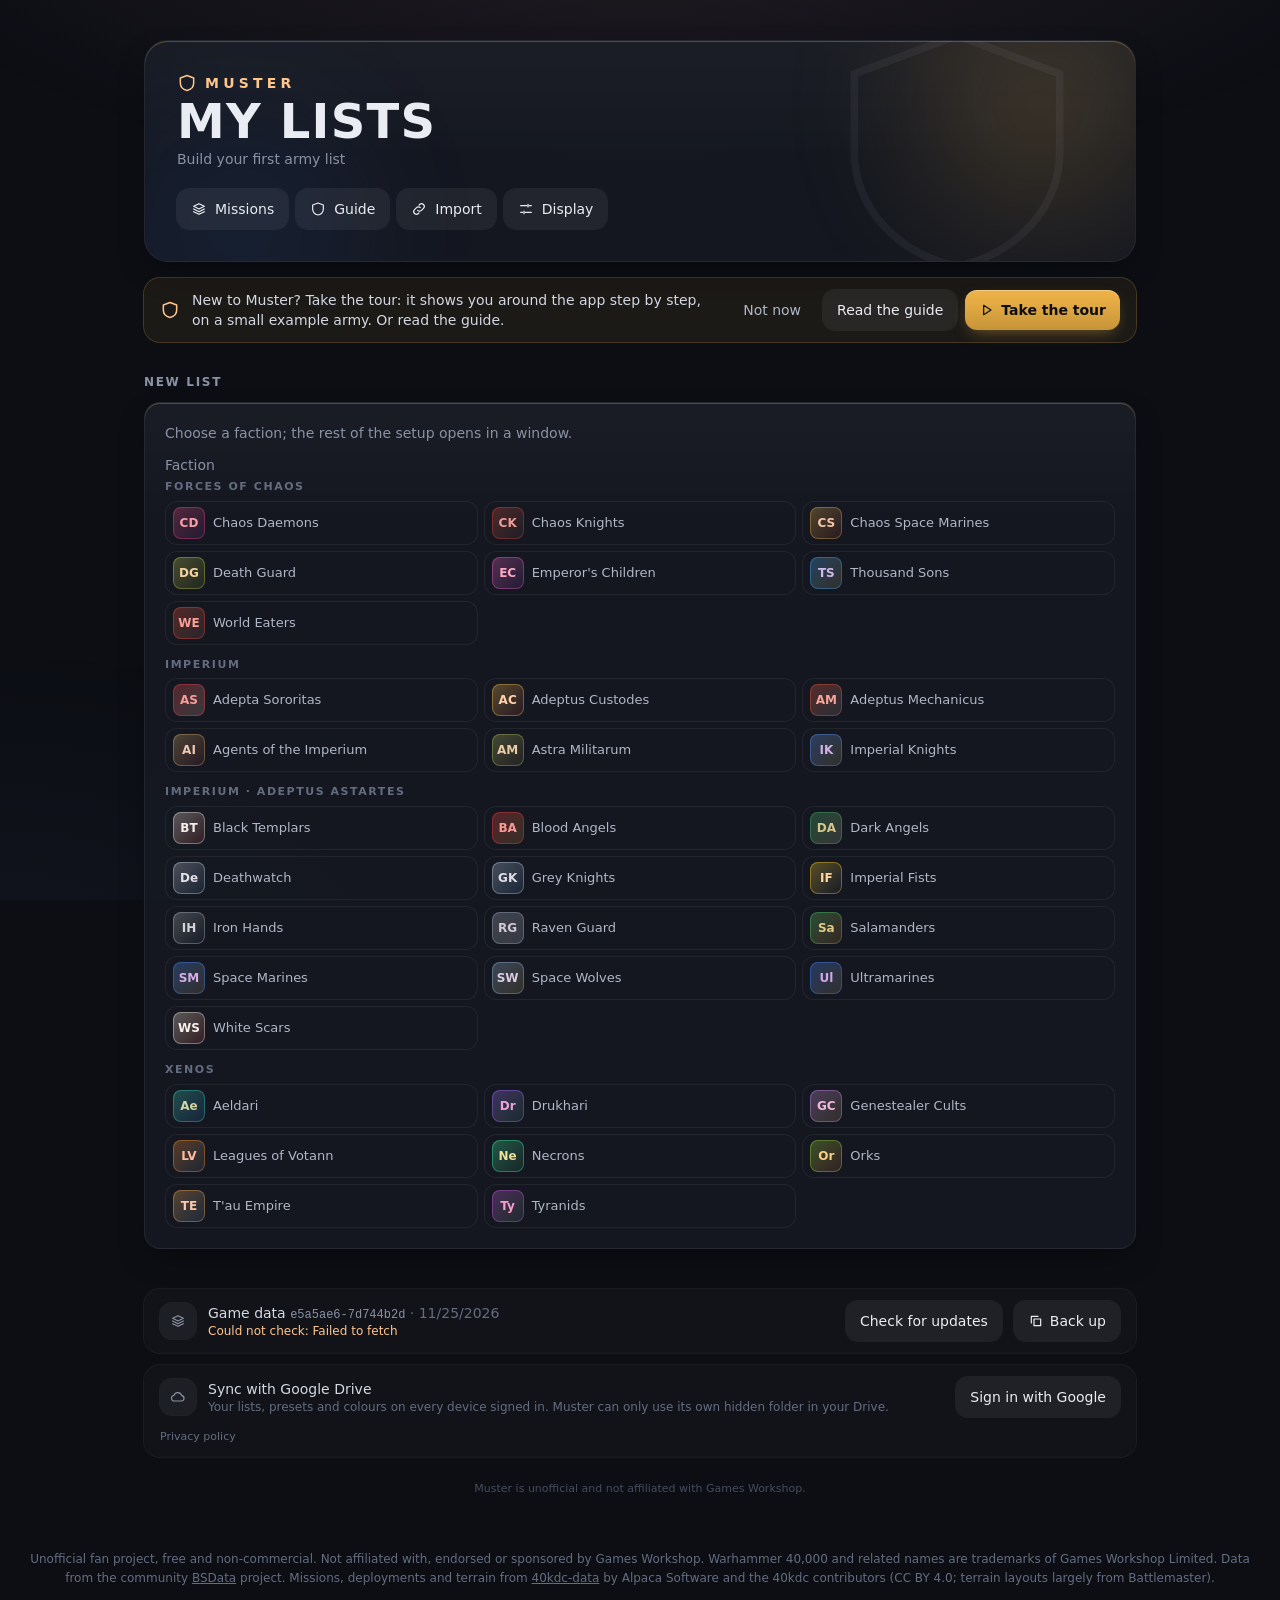
<file: index.html>
<!doctype html>
<html lang="en" class="dark">
  <head>
    <meta charset="UTF-8" />
    <meta name="viewport" content="width=device-width, initial-scale=1, viewport-fit=cover" />
    <meta name="theme-color" content="#0b0d10" />
    <link rel="icon" type="image/svg+xml" href="./assets/icon-BPqAN67T.svg" />
    <title>Muster</title>
    <script type="module" crossorigin src="./assets/index-Cq61DUKO.js"></script>
    <link rel="modulepreload" crossorigin href="./assets/ui-CoUniQBQ.js">
    <link rel="modulepreload" crossorigin href="./assets/store-BSVxRpvi.js">
    <link rel="modulepreload" crossorigin href="./assets/SyncPanel-L9zX9_qQ.js">
    <link rel="modulepreload" crossorigin href="./assets/wholeUnit-DnQoPkwc.js">
    <link rel="modulepreload" crossorigin href="./assets/Tour-1Z4DdZV0.js">
    <link rel="stylesheet" crossorigin href="./assets/index-FXlSBzAx.css">
  <meta name="robots" content="noindex" />
    <link rel="manifest" href="./manifest.webmanifest" />
    <link rel="apple-touch-icon" href="./apple-touch-icon.png" />
    <meta name="apple-mobile-web-app-capable" content="yes" />
    <meta name="mobile-web-app-capable" content="yes" />
    <meta name="apple-mobile-web-app-status-bar-style" content="black-translucent" />
    <meta name="apple-mobile-web-app-title" content="Muster" />
    </head>
  <body class="bg-zinc-950 text-zinc-100">
    <!-- Shown at once while the app loads (inline styles: the stylesheet may not be there yet); the first render replaces it. -->
    <div id="root">
      <div style="position: fixed; inset: 0; display: flex; align-items: center; justify-content: center; background: #0b0d10; color: #a1a1aa; font: 600 0.8125rem/1 system-ui, sans-serif; letter-spacing: 0.4em; text-transform: uppercase">Muster</div>
    </div>
  </body>
</html>
</file>
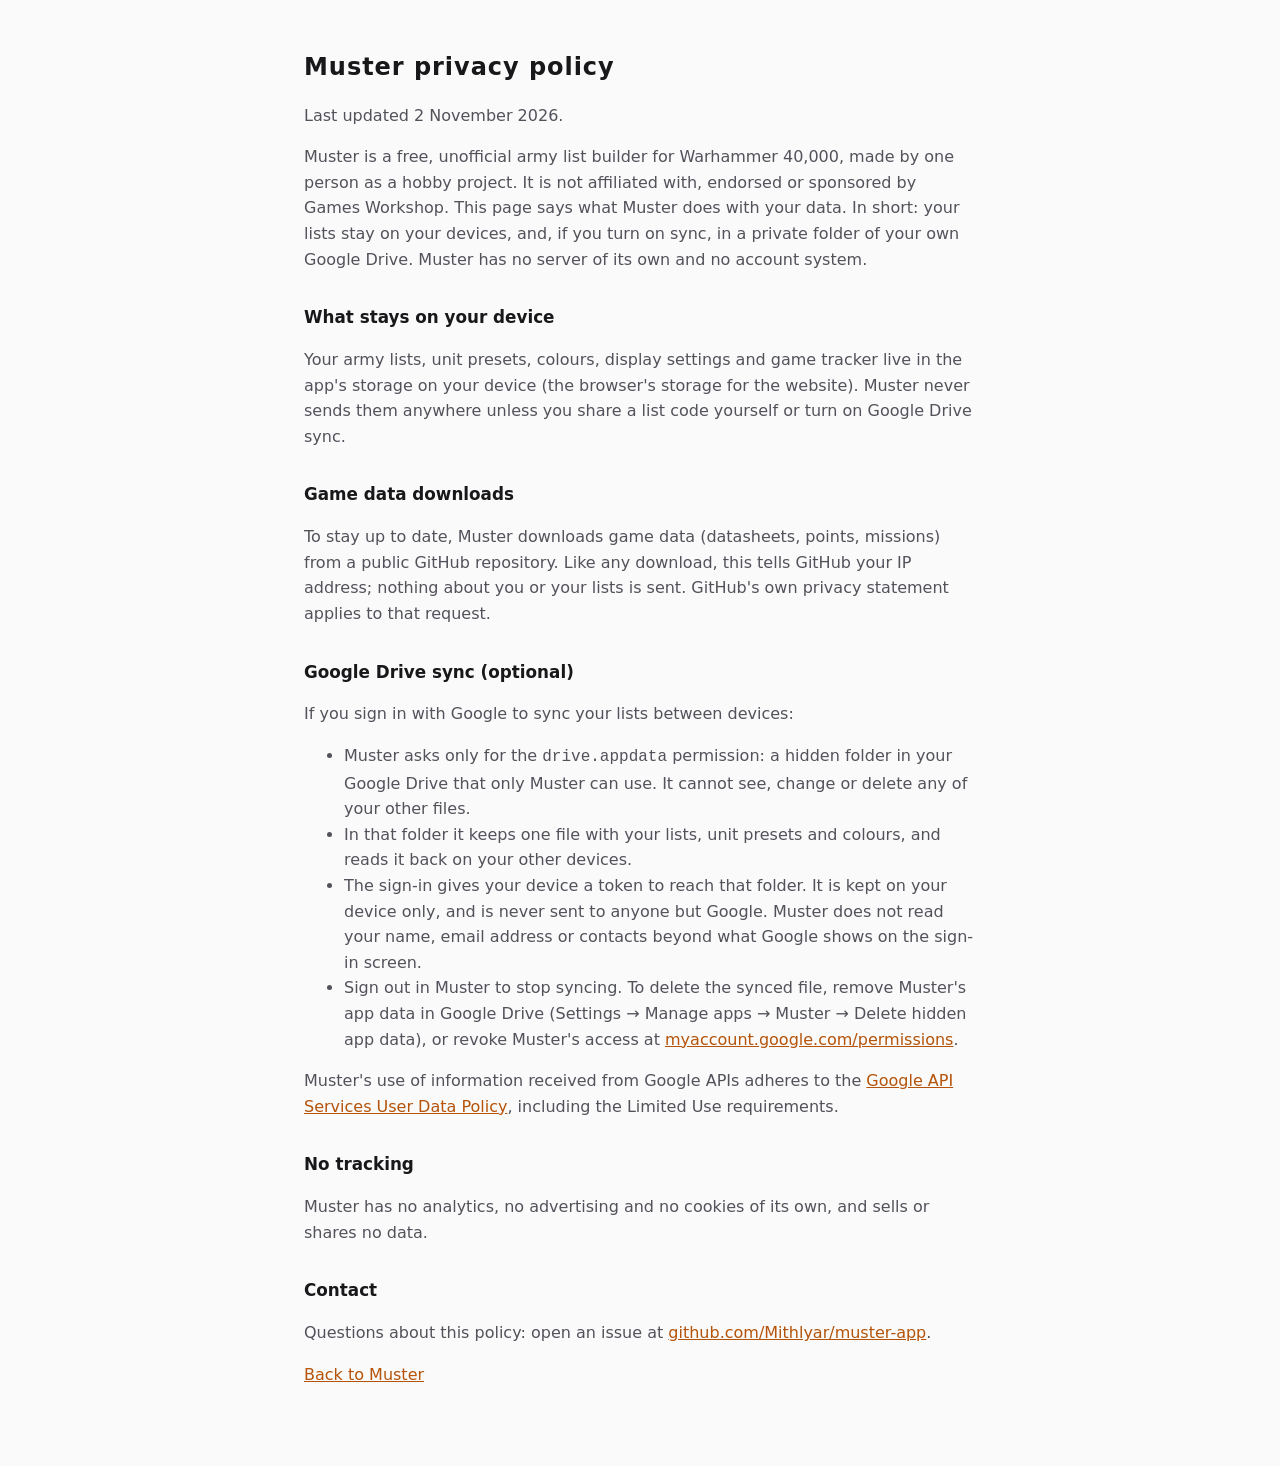
<file: privacy.html>
<!doctype html>
<html lang="en">
  <head>
    <meta charset="UTF-8" />
    <meta name="viewport" content="width=device-width, initial-scale=1" />
    <meta name="robots" content="noindex" />
    <title>Muster privacy policy</title>
    <style>
      :root {
        color-scheme: dark light;
        --bg: #0b0d10;
        --text: #e4e4e7;
        --muted: #a1a1aa;
        --link: #fbbf24;
      }
      @media (prefers-color-scheme: light) {
        :root {
          --bg: #fafafa;
          --text: #18181b;
          --muted: #52525b;
          --link: #b45309;
        }
      }
      body {
        margin: 0;
        background: var(--bg);
        color: var(--text);
        font: 1rem/1.6 system-ui, sans-serif;
      }
      main {
        max-width: 42rem;
        margin: 0 auto;
        padding: 2rem 1rem 4rem;
      }
      h1 {
        font-size: 1.5rem;
        letter-spacing: 0.04em;
      }
      h2 {
        font-size: 1.05rem;
        margin-top: 2rem;
      }
      p,
      li {
        color: var(--muted);
      }
      a {
        color: var(--link);
      }
    </style>
  </head>
  <body>
    <main>
      <h1>Muster privacy policy</h1>
      <p>Last updated 2 November 2026.</p>
      <p>
        Muster is a free, unofficial army list builder for Warhammer 40,000, made by one person as a hobby project. It is not affiliated with, endorsed or sponsored by Games
        Workshop. This page says what Muster does with your data. In short: your lists stay on your devices, and, if you turn on sync, in a private folder of your own Google
        Drive. Muster has no server of its own and no account system.
      </p>

      <h2>What stays on your device</h2>
      <p>
        Your army lists, unit presets, colours, display settings and game tracker live in the app's storage on your device (the browser's storage for the website). Muster
        never sends them anywhere unless you share a list code yourself or turn on Google Drive sync.
      </p>

      <h2>Game data downloads</h2>
      <p>
        To stay up to date, Muster downloads game data (datasheets, points, missions) from a public GitHub repository. Like any download, this tells GitHub your IP address;
        nothing about you or your lists is sent. GitHub's own privacy statement applies to that request.
      </p>

      <h2>Google Drive sync (optional)</h2>
      <p>If you sign in with Google to sync your lists between devices:</p>
      <ul>
        <li>
          Muster asks only for the <code>drive.appdata</code> permission: a hidden folder in your Google Drive that only Muster can use. It cannot see, change or delete any
          of your other files.
        </li>
        <li>In that folder it keeps one file with your lists, unit presets and colours, and reads it back on your other devices.</li>
        <li>
          The sign-in gives your device a token to reach that folder. It is kept on your device only, and is never sent to anyone but Google. Muster does not read your name,
          email address or contacts beyond what Google shows on the sign-in screen.
        </li>
        <li>
          Sign out in Muster to stop syncing. To delete the synced file, remove Muster's app data in Google Drive (Settings → Manage apps → Muster → Delete hidden app data),
          or revoke Muster's access at <a href="https://myaccount.google.com/permissions">myaccount.google.com/permissions</a>.
        </li>
      </ul>
      <p>
        Muster's use of information received from Google APIs adheres to the
        <a href="https://developers.google.com/terms/api-services-user-data-policy">Google API Services User Data Policy</a>, including the Limited Use requirements.
      </p>

      <h2>No tracking</h2>
      <p>Muster has no analytics, no advertising and no cookies of its own, and sells or shares no data.</p>

      <h2>Contact</h2>
      <p>Questions about this policy: open an issue at <a href="https://github.com/Mithlyar/muster-app/issues">github.com/Mithlyar/muster-app</a>.</p>
      <p><a href="./">Back to Muster</a></p>
    </main>
  </body>
</html>
</file>
